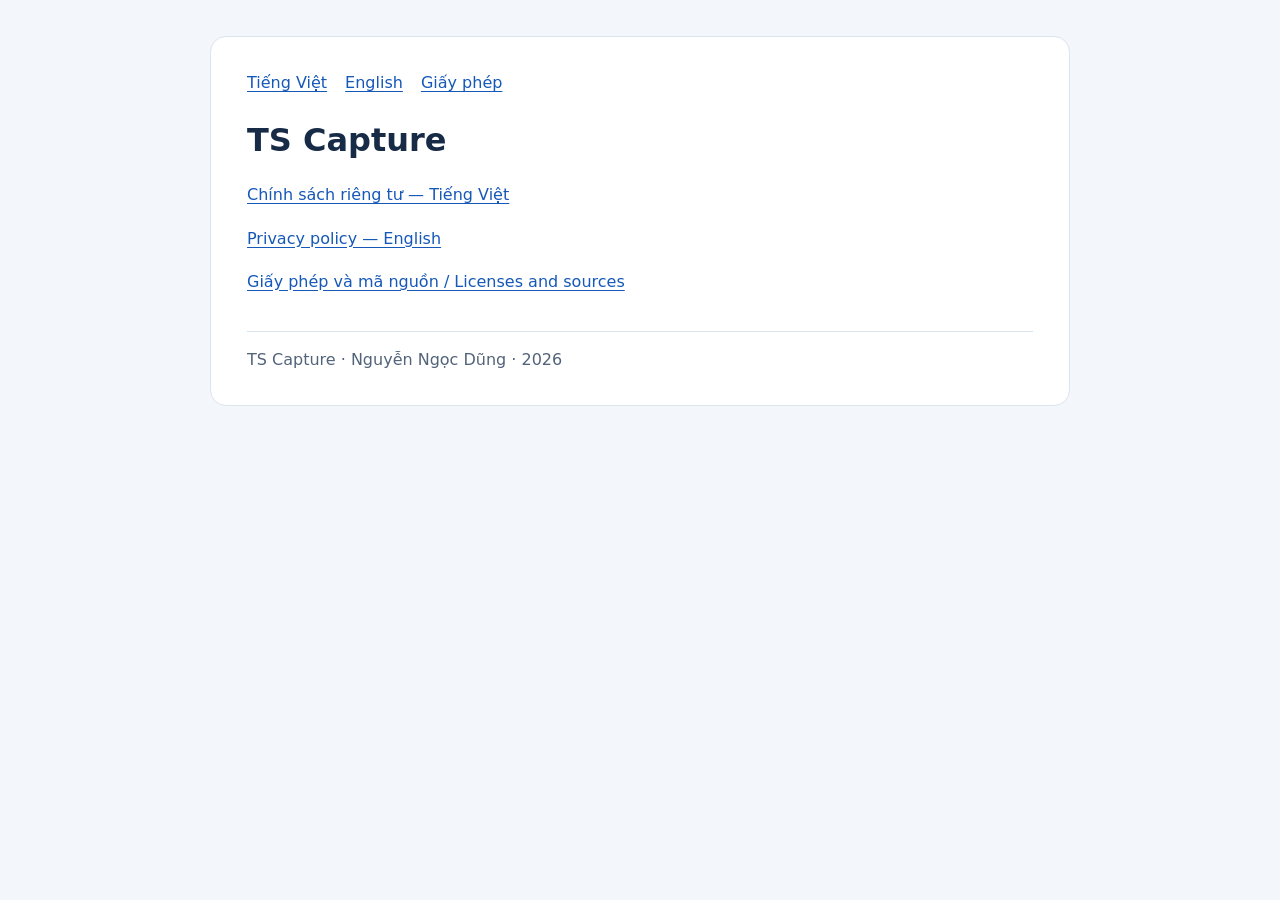
<file: index.html>
<!doctype html>
<html lang="vi"><head><meta charset="utf-8"><meta name="viewport" content="width=device-width,initial-scale=1">
<meta http-equiv="Content-Security-Policy" content="default-src 'none'; style-src 'self'; base-uri 'none'; form-action 'none'">
<title>TS Capture — TS Capture</title><link rel="stylesheet" href="styles.css"></head>
<body><main><nav aria-label="Tài liệu và ngôn ngữ"><a href="privacy-vi.html">Tiếng Việt</a><a href="privacy-en.html">English</a><a href="licenses-vi.html">Giấy phép</a></nav>
<h1>TS Capture</h1><p><a href="privacy-vi.html">Chính sách riêng tư — Tiếng Việt</a></p><p><a href="privacy-en.html">Privacy policy — English</a></p><p><a href="licenses-vi.html">Giấy phép và mã nguồn / Licenses and sources</a></p><footer>TS Capture · Nguyễn Ngọc Dũng · 2026</footer></main></body></html>
</file>
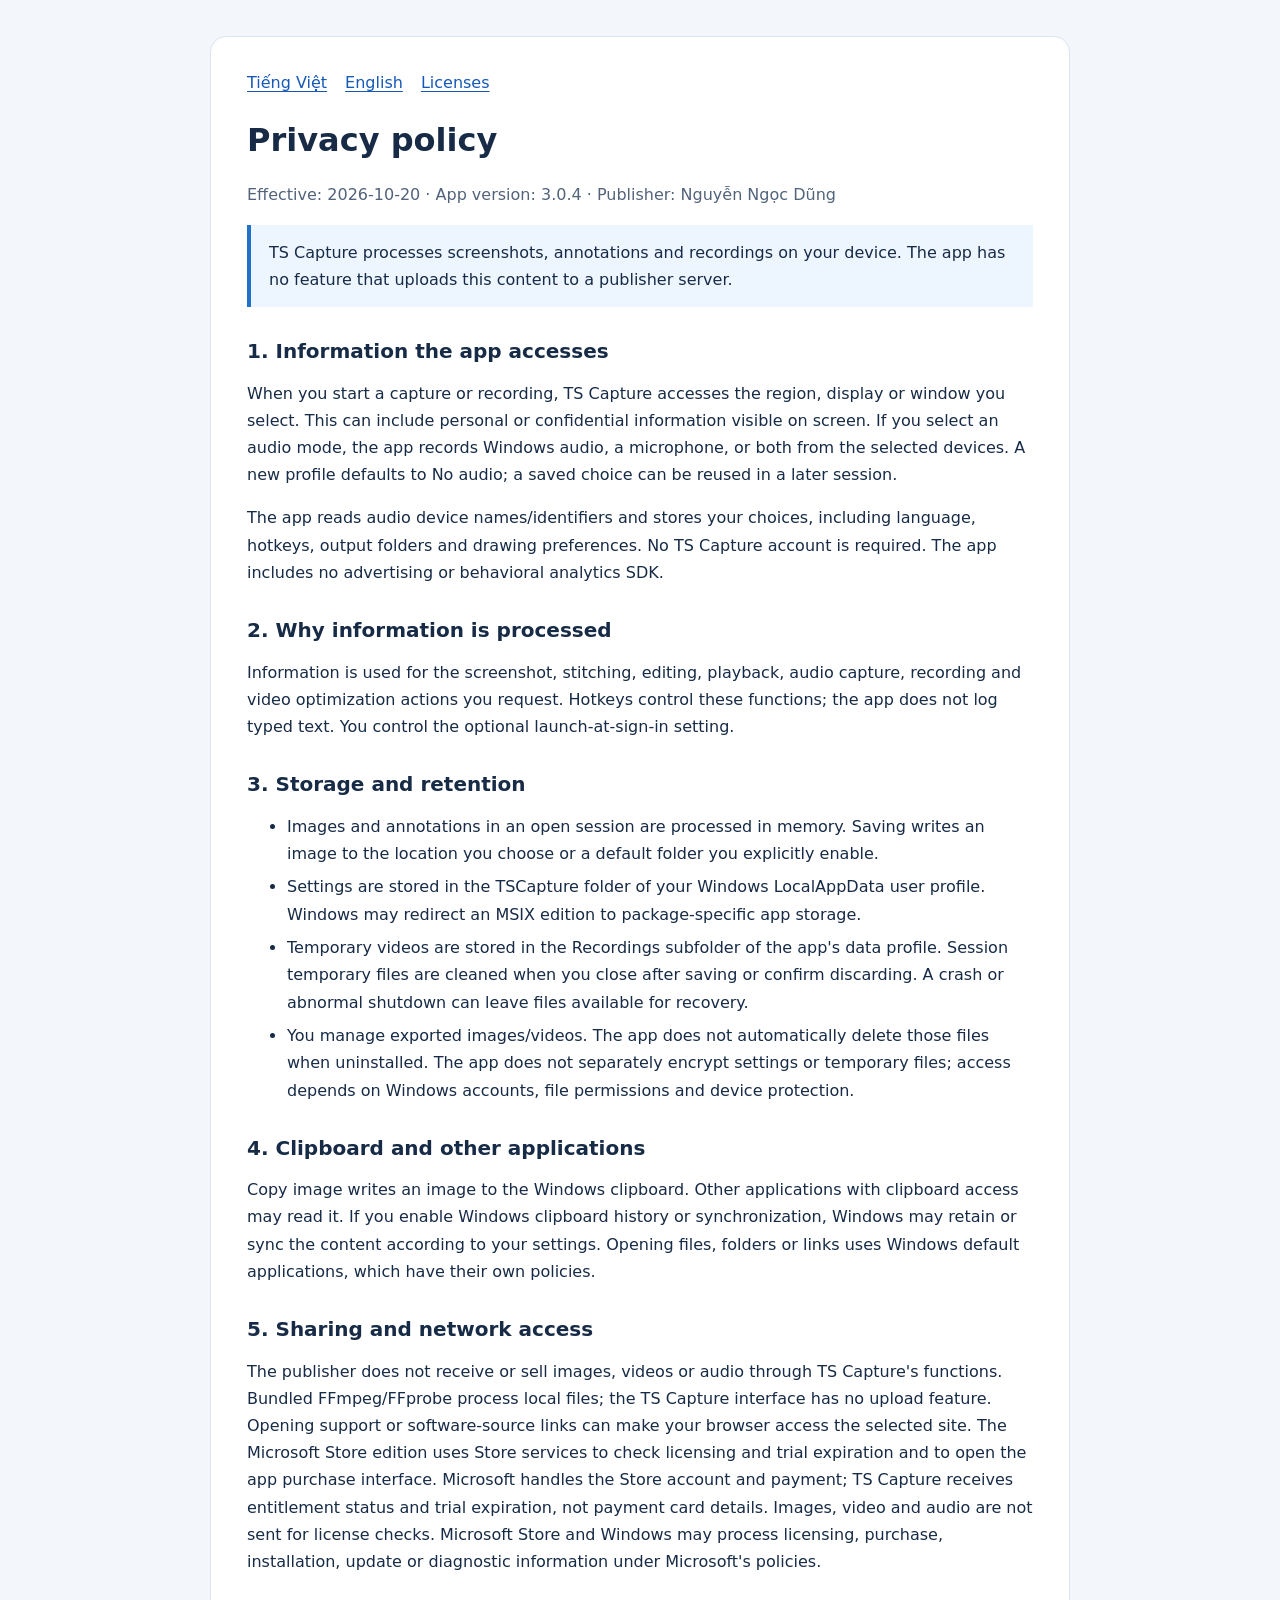
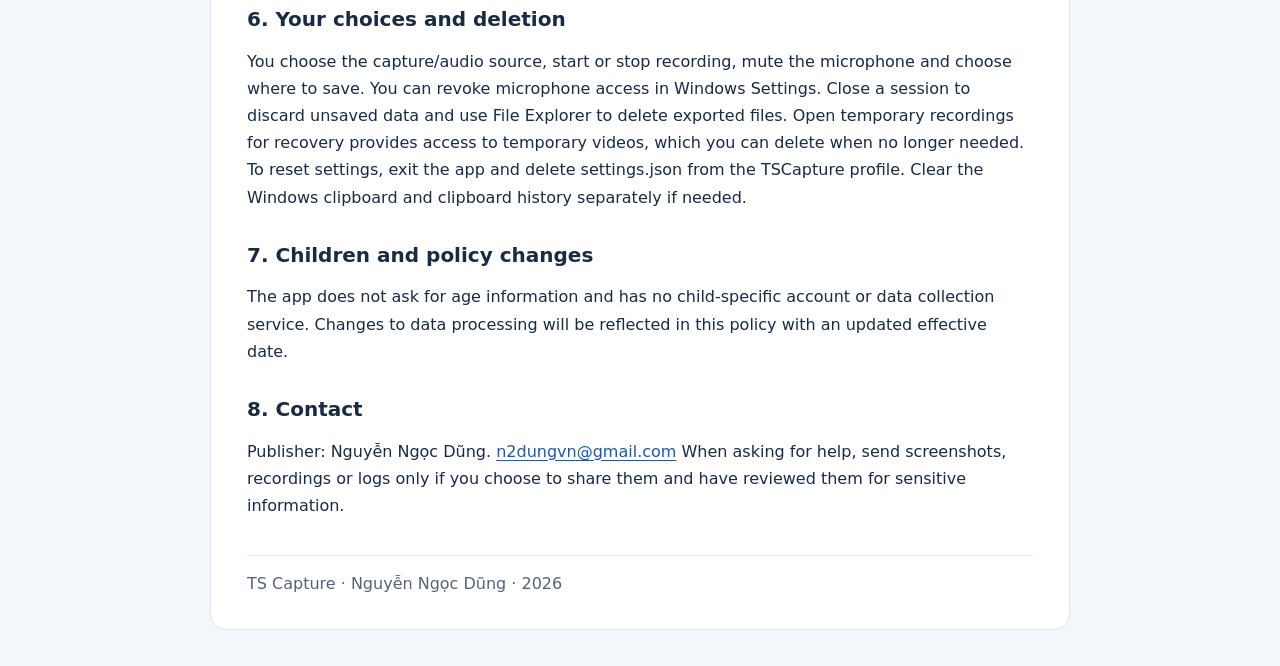
<file: privacy-en.html>
<!doctype html>
<html lang="en"><head><meta charset="utf-8"><meta name="viewport" content="width=device-width,initial-scale=1">
<meta http-equiv="Content-Security-Policy" content="default-src 'none'; style-src 'self'; base-uri 'none'; form-action 'none'">
<title>Privacy policy — TS Capture</title><link rel="stylesheet" href="styles.css"></head>
<body><main><nav aria-label="Documents and languages"><a href="privacy-vi.html">Tiếng Việt</a><a href="privacy-en.html">English</a><a href="licenses-en.html">Licenses</a></nav>
<h1>Privacy policy</h1><p class="meta">Effective: 2026-10-20 · App version: 3.0.4 · Publisher: Nguyễn Ngọc Dũng</p>
<p class="notice">TS Capture processes screenshots, annotations and recordings on your device. The app has no feature that uploads this content to a publisher server.</p>
<h2>1. Information the app accesses</h2><p>When you start a capture or recording, TS Capture accesses the region, display or window you select. This can include personal or confidential information visible on screen. If you select an audio mode, the app records Windows audio, a microphone, or both from the selected devices. A new profile defaults to No audio; a saved choice can be reused in a later session.</p>
<p>The app reads audio device names/identifiers and stores your choices, including language, hotkeys, output folders and drawing preferences. No TS Capture account is required. The app includes no advertising or behavioral analytics SDK.</p>
<h2>2. Why information is processed</h2><p>Information is used for the screenshot, stitching, editing, playback, audio capture, recording and video optimization actions you request. Hotkeys control these functions; the app does not log typed text. You control the optional launch-at-sign-in setting.</p>
<h2>3. Storage and retention</h2><ul><li>Images and annotations in an open session are processed in memory. Saving writes an image to the location you choose or a default folder you explicitly enable.</li>
<li>Settings are stored in the TSCapture folder of your Windows LocalAppData user profile. Windows may redirect an MSIX edition to package-specific app storage.</li>
<li>Temporary videos are stored in the Recordings subfolder of the app's data profile. Session temporary files are cleaned when you close after saving or confirm discarding. A crash or abnormal shutdown can leave files available for recovery.</li>
<li>You manage exported images/videos. The app does not automatically delete those files when uninstalled. The app does not separately encrypt settings or temporary files; access depends on Windows accounts, file permissions and device protection.</li></ul>
<h2>4. Clipboard and other applications</h2><p>Copy image writes an image to the Windows clipboard. Other applications with clipboard access may read it. If you enable Windows clipboard history or synchronization, Windows may retain or sync the content according to your settings. Opening files, folders or links uses Windows default applications, which have their own policies.</p>
<h2>5. Sharing and network access</h2><p>The publisher does not receive or sell images, videos or audio through TS Capture's functions. Bundled FFmpeg/FFprobe process local files; the TS Capture interface has no upload feature. Opening support or software-source links can make your browser access the selected site. The Microsoft Store edition uses Store services to check licensing and trial expiration and to open the app purchase interface. Microsoft handles the Store account and payment; TS Capture receives entitlement status and trial expiration, not payment card details. Images, video and audio are not sent for license checks. Microsoft Store and Windows may process licensing, purchase, installation, update or diagnostic information under Microsoft's policies.</p>
<h2>6. Your choices and deletion</h2><p>You choose the capture/audio source, start or stop recording, mute the microphone and choose where to save. You can revoke microphone access in Windows Settings. Close a session to discard unsaved data and use File Explorer to delete exported files. Open temporary recordings for recovery provides access to temporary videos, which you can delete when no longer needed. To reset settings, exit the app and delete settings.json from the TSCapture profile. Clear the Windows clipboard and clipboard history separately if needed.</p>
<h2>7. Children and policy changes</h2><p>The app does not ask for age information and has no child-specific account or data collection service. Changes to data processing will be reflected in this policy with an updated effective date.</p>
<h2>8. Contact</h2><p>Publisher: Nguyễn Ngọc Dũng. <a href="mailto:n2dungvn@gmail.com">n2dungvn@gmail.com</a> When asking for help, send screenshots, recordings or logs only if you choose to share them and have reviewed them for sensitive information.</p><footer>TS Capture · Nguyễn Ngọc Dũng · 2026</footer></main></body></html>
</file>
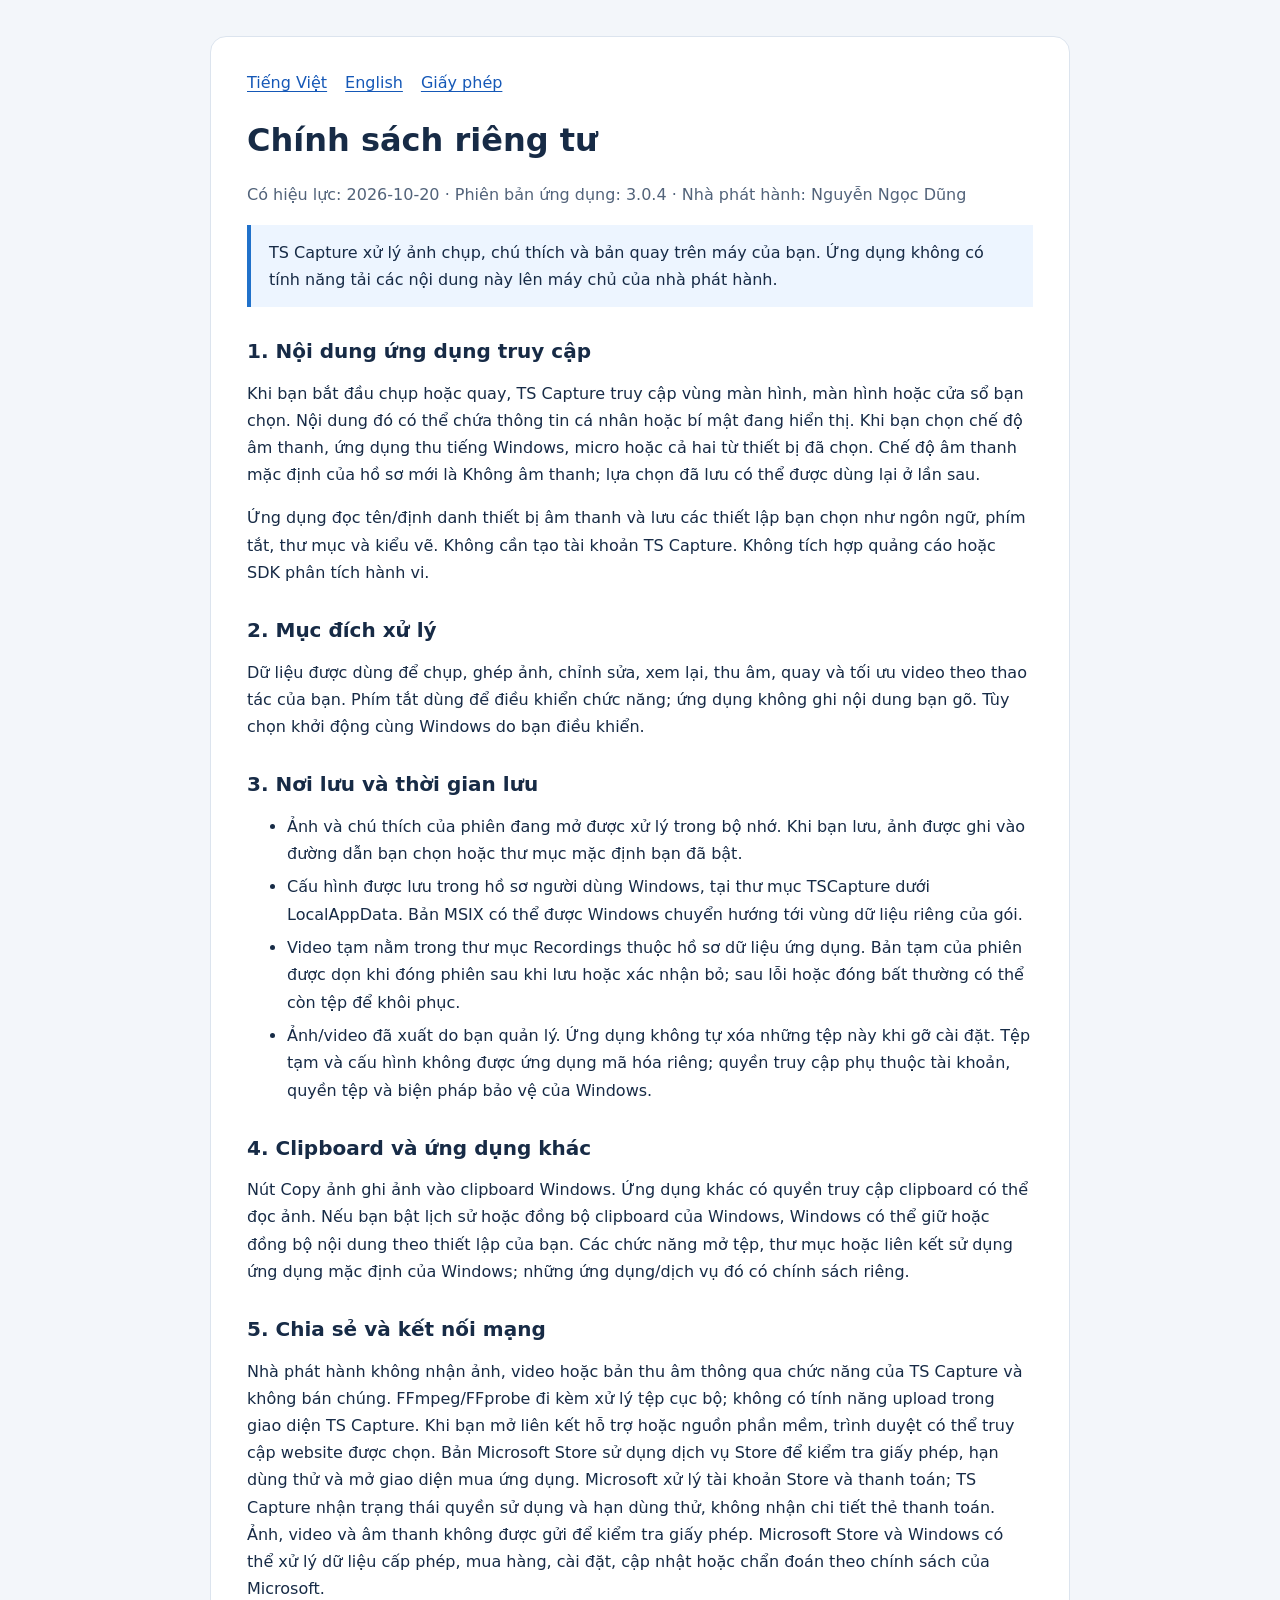
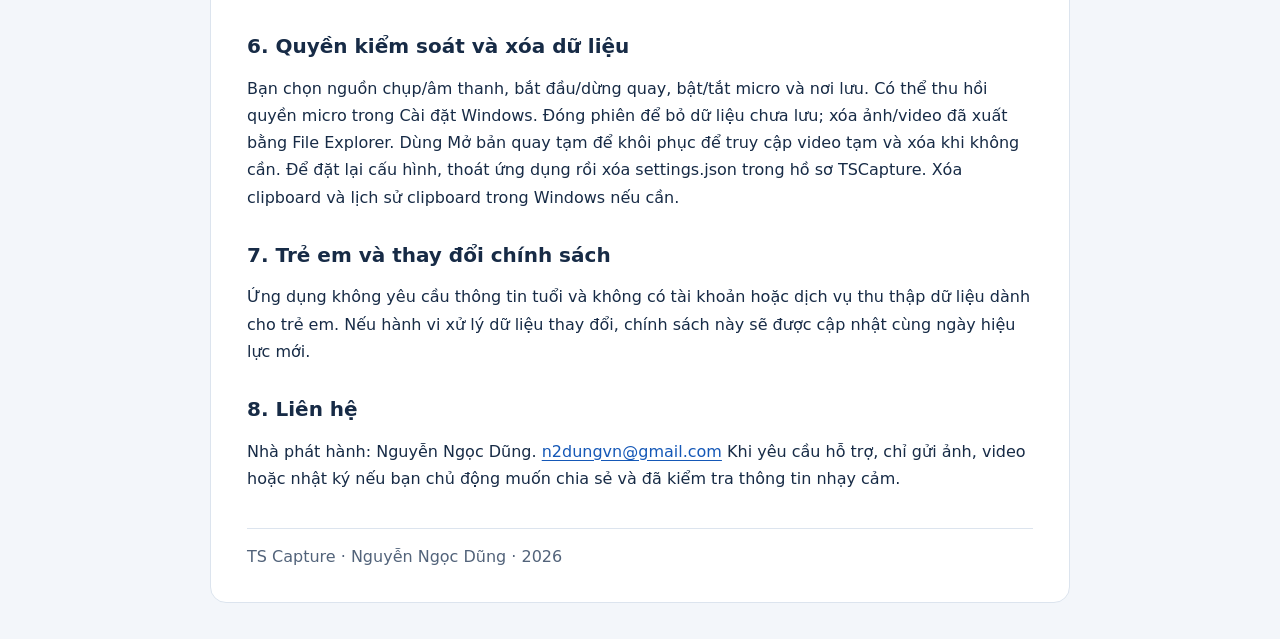
<file: privacy-vi.html>
<!doctype html>
<html lang="vi"><head><meta charset="utf-8"><meta name="viewport" content="width=device-width,initial-scale=1">
<meta http-equiv="Content-Security-Policy" content="default-src 'none'; style-src 'self'; base-uri 'none'; form-action 'none'">
<title>Chính sách riêng tư — TS Capture</title><link rel="stylesheet" href="styles.css"></head>
<body><main><nav aria-label="Tài liệu và ngôn ngữ"><a href="privacy-vi.html">Tiếng Việt</a><a href="privacy-en.html">English</a><a href="licenses-vi.html">Giấy phép</a></nav>
<h1>Chính sách riêng tư</h1><p class="meta">Có hiệu lực: 2026-10-20 · Phiên bản ứng dụng: 3.0.4 · Nhà phát hành: Nguyễn Ngọc Dũng</p>
<p class="notice">TS Capture xử lý ảnh chụp, chú thích và bản quay trên máy của bạn. Ứng dụng không có tính năng tải các nội dung này lên máy chủ của nhà phát hành.</p>
<h2>1. Nội dung ứng dụng truy cập</h2><p>Khi bạn bắt đầu chụp hoặc quay, TS Capture truy cập vùng màn hình, màn hình hoặc cửa sổ bạn chọn. Nội dung đó có thể chứa thông tin cá nhân hoặc bí mật đang hiển thị. Khi bạn chọn chế độ âm thanh, ứng dụng thu tiếng Windows, micro hoặc cả hai từ thiết bị đã chọn. Chế độ âm thanh mặc định của hồ sơ mới là Không âm thanh; lựa chọn đã lưu có thể được dùng lại ở lần sau.</p>
<p>Ứng dụng đọc tên/định danh thiết bị âm thanh và lưu các thiết lập bạn chọn như ngôn ngữ, phím tắt, thư mục và kiểu vẽ. Không cần tạo tài khoản TS Capture. Không tích hợp quảng cáo hoặc SDK phân tích hành vi.</p>
<h2>2. Mục đích xử lý</h2><p>Dữ liệu được dùng để chụp, ghép ảnh, chỉnh sửa, xem lại, thu âm, quay và tối ưu video theo thao tác của bạn. Phím tắt dùng để điều khiển chức năng; ứng dụng không ghi nội dung bạn gõ. Tùy chọn khởi động cùng Windows do bạn điều khiển.</p>
<h2>3. Nơi lưu và thời gian lưu</h2><ul><li>Ảnh và chú thích của phiên đang mở được xử lý trong bộ nhớ. Khi bạn lưu, ảnh được ghi vào đường dẫn bạn chọn hoặc thư mục mặc định bạn đã bật.</li>
<li>Cấu hình được lưu trong hồ sơ người dùng Windows, tại thư mục TSCapture dưới LocalAppData. Bản MSIX có thể được Windows chuyển hướng tới vùng dữ liệu riêng của gói.</li>
<li>Video tạm nằm trong thư mục Recordings thuộc hồ sơ dữ liệu ứng dụng. Bản tạm của phiên được dọn khi đóng phiên sau khi lưu hoặc xác nhận bỏ; sau lỗi hoặc đóng bất thường có thể còn tệp để khôi phục.</li>
<li>Ảnh/video đã xuất do bạn quản lý. Ứng dụng không tự xóa những tệp này khi gỡ cài đặt. Tệp tạm và cấu hình không được ứng dụng mã hóa riêng; quyền truy cập phụ thuộc tài khoản, quyền tệp và biện pháp bảo vệ của Windows.</li></ul>
<h2>4. Clipboard và ứng dụng khác</h2><p>Nút Copy ảnh ghi ảnh vào clipboard Windows. Ứng dụng khác có quyền truy cập clipboard có thể đọc ảnh. Nếu bạn bật lịch sử hoặc đồng bộ clipboard của Windows, Windows có thể giữ hoặc đồng bộ nội dung theo thiết lập của bạn. Các chức năng mở tệp, thư mục hoặc liên kết sử dụng ứng dụng mặc định của Windows; những ứng dụng/dịch vụ đó có chính sách riêng.</p>
<h2>5. Chia sẻ và kết nối mạng</h2><p>Nhà phát hành không nhận ảnh, video hoặc bản thu âm thông qua chức năng của TS Capture và không bán chúng. FFmpeg/FFprobe đi kèm xử lý tệp cục bộ; không có tính năng upload trong giao diện TS Capture. Khi bạn mở liên kết hỗ trợ hoặc nguồn phần mềm, trình duyệt có thể truy cập website được chọn. Bản Microsoft Store sử dụng dịch vụ Store để kiểm tra giấy phép, hạn dùng thử và mở giao diện mua ứng dụng. Microsoft xử lý tài khoản Store và thanh toán; TS Capture nhận trạng thái quyền sử dụng và hạn dùng thử, không nhận chi tiết thẻ thanh toán. Ảnh, video và âm thanh không được gửi để kiểm tra giấy phép. Microsoft Store và Windows có thể xử lý dữ liệu cấp phép, mua hàng, cài đặt, cập nhật hoặc chẩn đoán theo chính sách của Microsoft.</p>
<h2>6. Quyền kiểm soát và xóa dữ liệu</h2><p>Bạn chọn nguồn chụp/âm thanh, bắt đầu/dừng quay, bật/tắt micro và nơi lưu. Có thể thu hồi quyền micro trong Cài đặt Windows. Đóng phiên để bỏ dữ liệu chưa lưu; xóa ảnh/video đã xuất bằng File Explorer. Dùng Mở bản quay tạm để khôi phục để truy cập video tạm và xóa khi không cần. Để đặt lại cấu hình, thoát ứng dụng rồi xóa settings.json trong hồ sơ TSCapture. Xóa clipboard và lịch sử clipboard trong Windows nếu cần.</p>
<h2>7. Trẻ em và thay đổi chính sách</h2><p>Ứng dụng không yêu cầu thông tin tuổi và không có tài khoản hoặc dịch vụ thu thập dữ liệu dành cho trẻ em. Nếu hành vi xử lý dữ liệu thay đổi, chính sách này sẽ được cập nhật cùng ngày hiệu lực mới.</p>
<h2>8. Liên hệ</h2><p>Nhà phát hành: Nguyễn Ngọc Dũng. <a href="mailto:n2dungvn@gmail.com">n2dungvn@gmail.com</a> Khi yêu cầu hỗ trợ, chỉ gửi ảnh, video hoặc nhật ký nếu bạn chủ động muốn chia sẻ và đã kiểm tra thông tin nhạy cảm.</p><footer>TS Capture · Nguyễn Ngọc Dũng · 2026</footer></main></body></html>
</file>
<file: styles.css>
:root{font-family:Segoe UI,system-ui,sans-serif;color:#172b46;background:#f3f6fa;color-scheme:light}
*{box-sizing:border-box}body{margin:0}main{max-width:860px;margin:36px auto;padding:36px;background:white;border:1px solid #dce4ee;border-radius:16px}
nav{display:flex;flex-wrap:wrap;gap:18px;margin-bottom:28px}a{color:#1558b7;text-underline-offset:3px}a:focus-visible{outline:3px solid #146dbb;outline-offset:4px}
h1{font-size:2rem;line-height:1.25}h2{font-size:1.25rem;margin-top:2rem}p,li{line-height:1.7}li{margin:.4rem 0}.meta{color:#52637a}.notice{background:#edf5ff;border-left:4px solid #2071ca;padding:14px 18px}
pre{white-space:pre-wrap;overflow-wrap:anywhere;font:13px/1.6 Consolas,monospace;background:#f3f6fa;padding:16px;border-radius:8px}summary{cursor:pointer;padding:10px 0;font-weight:600}footer{border-top:1px solid #dce4ee;margin-top:36px;padding-top:18px;color:#52637a}
@media(max-width:600px){main{margin:0;padding:24px 18px;border:0;border-radius:0}h1{font-size:1.65rem}}
</file>
